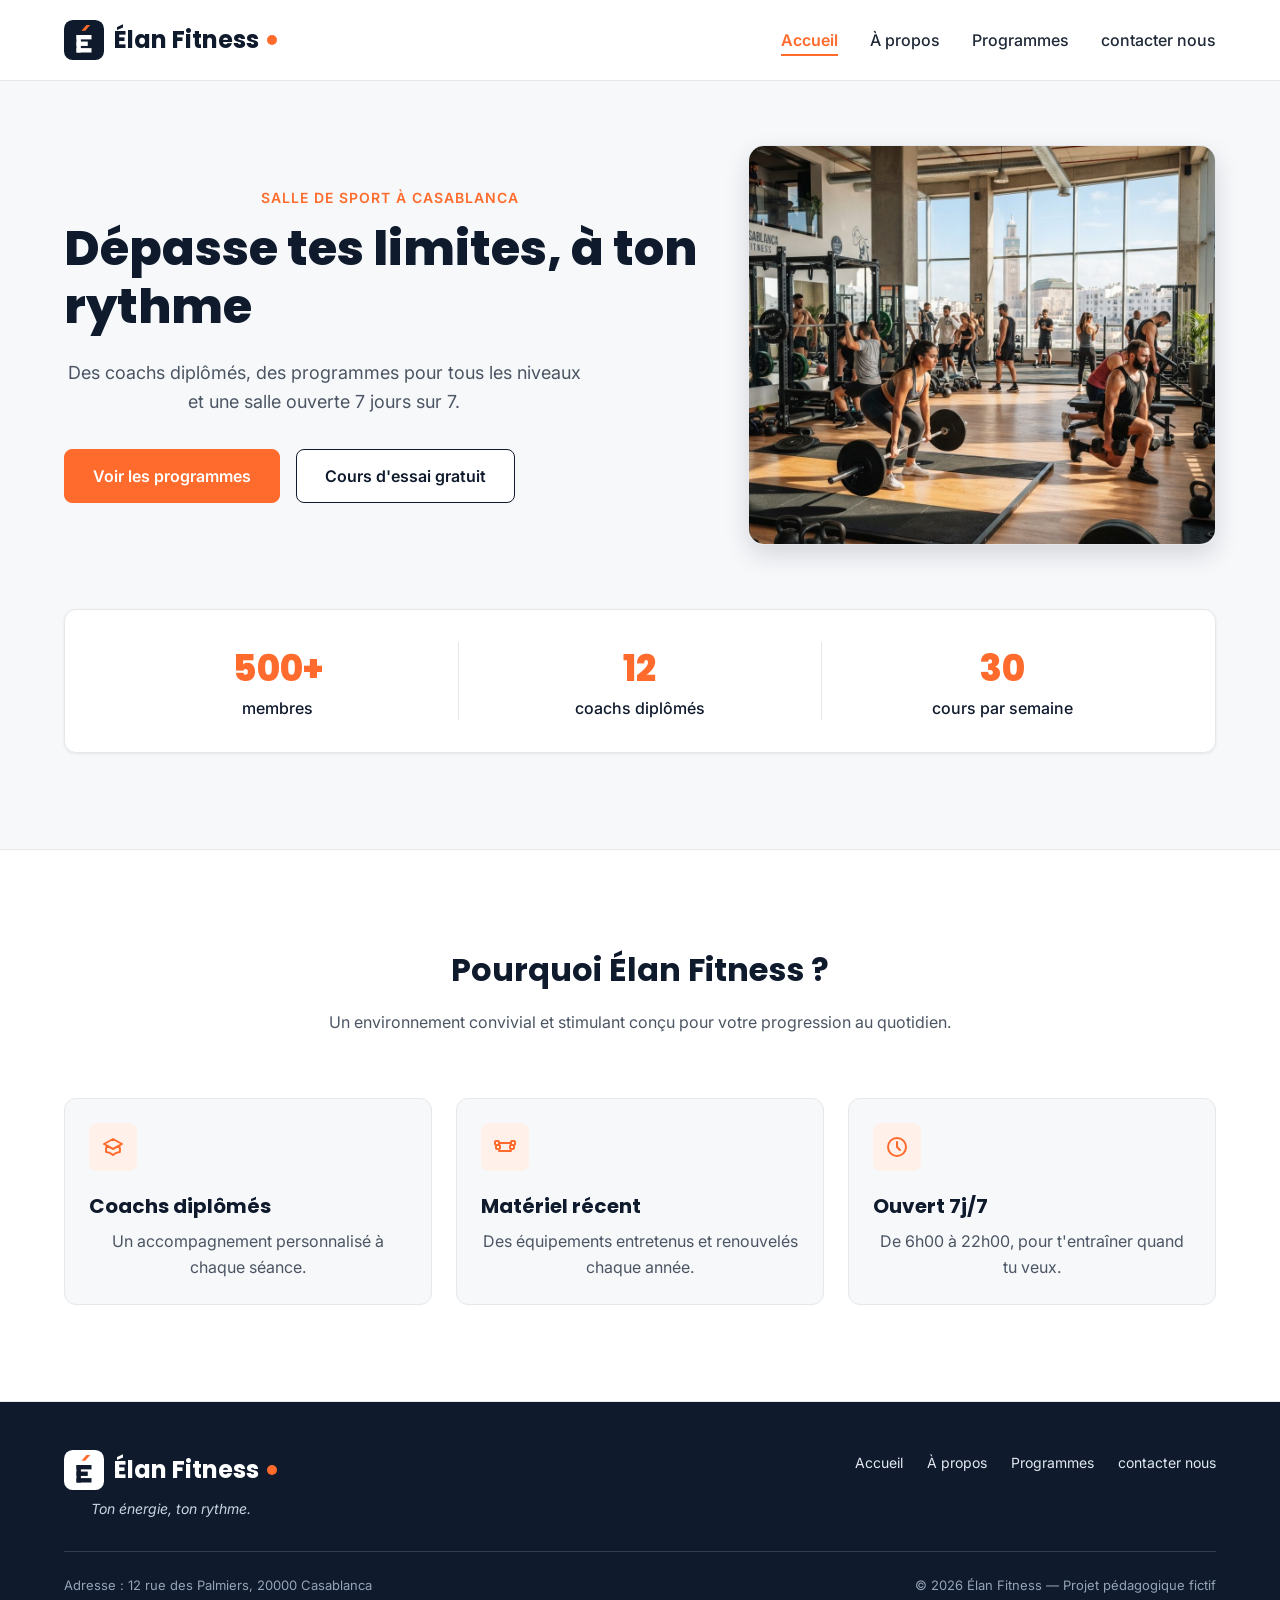
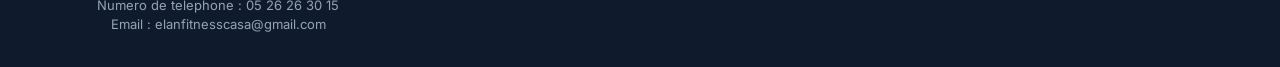
<file: index.html>
<!DOCTYPE html>
<html lang="fr">
<head>
  <meta charset="UTF-8">
  <meta name="viewport" content="width=device-width, initial-scale=1">
  <meta name="description" content="Élan Fitness, salle de sport à Casablanca : musculation, yoga, cardio et boxe fitness avec des coachs diplômés. Réservez votre cours d'essai gratuit.">
  <title>Élan Fitness | Salle de sport à Casablanca</title>
  <link rel="icon" href="img/logo.svg">
  <link rel="preconnect" href="https://fonts.googleapis.com">
  <link rel="preconnect" href="https://fonts.gstatic.com" crossorigin>
  <link href="https://fonts.googleapis.com/css2?family=Inter:wght@400;500;600&family=Poppins:wght@600;700;800&display=swap" rel="stylesheet">

  <link rel="stylesheet" href="style.css">
</head>

<body>

  <header class="en-tete">
    <div class="conteneur en-tete-contenu">
      <a href="index.html" class="logo"><img src="img/logo.svg" alt="" class="logo-img">Élan Fitness</a>

      <nav aria-label="Navigation principale">
        <ul class="menu">
          <li><a href="index.html" class="lien-actif">Accueil</a></li>
          <li><a href="apropos.html">À propos</a></li>
          <li><a href="programmes.html">Programmes</a></li>
          <li><a href="contacternous.html">contacter nous</a></li>
        </ul>
      </nav>
    </div>
  </header>
  <main>
    <section id="accueil" class="hero">
      <div class="conteneur">

        <div class="hero-contenu">
          <div class="hero-texte">
            <p class="sur-titre">Salle de sport à Casablanca</p>
            <h1>Dépasse tes limites, à ton rythme</h1>
            <p class="hero-description">
              Des coachs diplômés, des programmes pour tous les niveaux et une salle ouverte 7 jours sur 7.
            </p>
            <div class="boutons">
              <a href="programmes.html" class="bouton bouton-principal">Voir les programmes</a>
              <a href="contact.html" class="bouton bouton-secondaire">Cours d'essai gratuit</a>
            </div>
          </div>

          <img class="hero-image" src="img/hero.jpg" alt="Des personnes s'entraînent dans une salle de sport lumineuse à Casablanca">
        </div>

        <div class="chiffres">
          <div class="chiffre">
            <p class="chiffre-nombre">500+</p>
            <p>membres</p>
          </div>
          <div class="chiffre">
            <p class="chiffre-nombre">12</p>
            <p>coachs diplômés</p>
          </div>
          <div class="chiffre">
            <p class="chiffre-nombre">30</p>
            <p>cours par semaine</p>
          </div>
        </div>

      </div>
    </section>

    <section class="section section-blanche">
      <div class="conteneur">

        <div class="section-titre">
          <h2>Pourquoi Élan Fitness ?</h2>
          <p>Un environnement convivial et stimulant conçu pour votre progression au quotidien.</p>
        </div>

        <div class="cartes">
          <article class="carte carte-avantage">
            <div class="icone"><img src="img/icone-coach.svg" alt=""></div>
            <h3>Coachs diplômés</h3>
            <p>Un accompagnement personnalisé à chaque séance.</p>
          </article>

          <article class="carte carte-avantage">
            <div class="icone"><img src="img/icone-materiel.svg" alt=""></div>
            <h3>Matériel récent</h3>
            <p>Des équipements entretenus et renouvelés chaque année.</p>
          </article>

          <article class="carte carte-avantage">
            <div class="icone"><img src="img/icone-horloge.svg" alt=""></div>
            <h3>Ouvert 7j/7</h3>
            <p>De 6h00 à 22h00, pour t'entraîner quand tu veux.</p>
          </article>
        </div>

      </div>
    </section>
  </main>

  <footer class="pied-de-page">
    <div class="conteneur">

      <div class="pied-haut">
        <div>
          <p class="logo logo-clair"><img src="img/logo-clair.svg" alt="" class="logo-img">Élan Fitness</p>
          <p class="slogan">Ton énergie, ton rythme.</p>
        </div>

        <nav aria-label="Navigation du pied de page">
          <ul class="menu menu-pied">
            <li><a href="index.html">Accueil</a></li>
            <li><a href="apropos.html">À propos</a></li>
            <li><a href="programmes.html">Programmes</a></li>
            <li><a href="contacternous.html">contacter nous</a></li>
          </ul>
        </nav>
      </div>

      <div class="pied-bas">
        <div class="informations-elan">
        <p>Adresse : 12 rue des Palmiers, 20000 Casablanca</p>
        <p>Numero de telephone : 05 26 26 30 15</p>
        <p>Email : elanfitnesscasa@gmail.com</p>
      </div>
        <p>&copy; 2026 Élan Fitness — Projet pédagogique fictif</p>
      </div>

    </div>
  </footer>

</body>
</html>
</file>
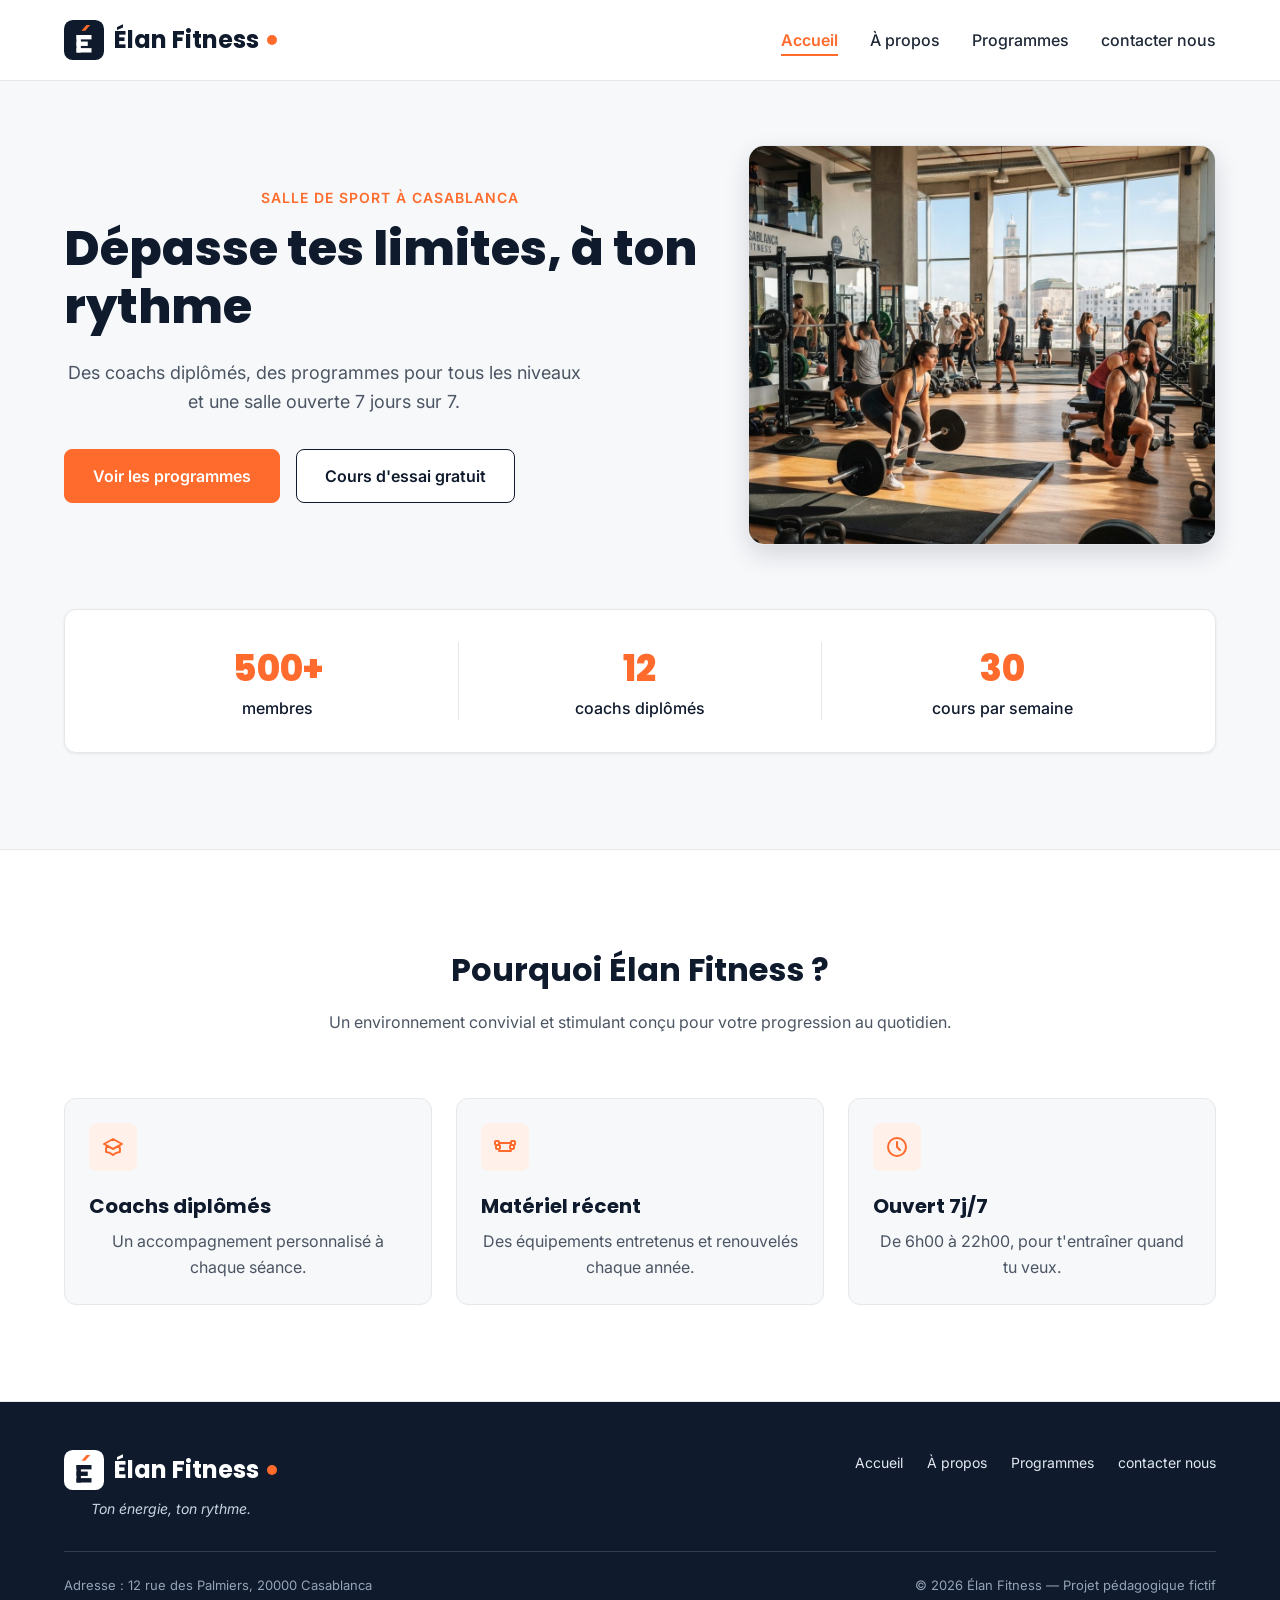
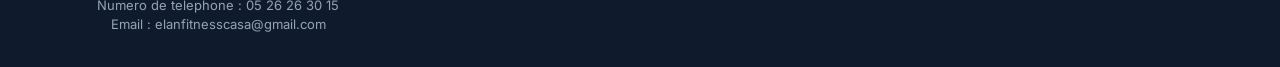
<file: accueil.html>
<!DOCTYPE html>
<html lang="fr">
<head>
  <meta charset="UTF-8">
  <meta name="viewport" content="width=device-width, initial-scale=1">
  <meta name="description" content="Élan Fitness, salle de sport à Casablanca : musculation, yoga, cardio et boxe fitness avec des coachs diplômés. Réservez votre cours d'essai gratuit.">
  <title>Élan Fitness | Salle de sport à Casablanca</title>
  <link rel="icon" href="img/logo.svg">
  <link rel="preconnect" href="https://fonts.googleapis.com">
  <link rel="preconnect" href="https://fonts.gstatic.com" crossorigin>
  <link href="https://fonts.googleapis.com/css2?family=Inter:wght@400;500;600&family=Poppins:wght@600;700;800&display=swap" rel="stylesheet">

  <link rel="stylesheet" href="style.css">
</head>

<body>

  <header class="en-tete">
    <div class="conteneur en-tete-contenu">
      <a href="accueil.html" class="logo"><img src="img/logo.svg" alt="" class="logo-img">Élan Fitness</a>

      <nav aria-label="Navigation principale">
        <ul class="menu">
          <li><a href="accueil.html" class="lien-actif">Accueil</a></li>
          <li><a href="apropos.html">À propos</a></li>
          <li><a href="programmes.html">Programmes</a></li>
          <li><a href="contacternous.html">contacter nous</a></li>
        </ul>
      </nav>
    </div>
  </header>
  <main>
    <section id="accueil" class="hero">
      <div class="conteneur">

        <div class="hero-contenu">
          <div class="hero-texte">
            <p class="sur-titre">Salle de sport à Casablanca</p>
            <h1>Dépasse tes limites, à ton rythme</h1>
            <p class="hero-description">
              Des coachs diplômés, des programmes pour tous les niveaux et une salle ouverte 7 jours sur 7.
            </p>
            <div class="boutons">
              <a href="#programmes" class="bouton bouton-principal">Voir les programmes</a>
              <a href="#contact" class="bouton bouton-secondaire">Cours d'essai gratuit</a>
            </div>
          </div>

          <img class="hero-image" src="img/hero.jpg" alt="Des personnes s'entraînent dans une salle de sport lumineuse à Casablanca">
        </div>

        <div class="chiffres">
          <div class="chiffre">
            <p class="chiffre-nombre">500+</p>
            <p>membres</p>
          </div>
          <div class="chiffre">
            <p class="chiffre-nombre">12</p>
            <p>coachs diplômés</p>
          </div>
          <div class="chiffre">
            <p class="chiffre-nombre">30</p>
            <p>cours par semaine</p>
          </div>
        </div>

      </div>
    </section>

    <section class="section section-blanche">
      <div class="conteneur">

        <div class="section-titre">
          <h2>Pourquoi Élan Fitness ?</h2>
          <p>Un environnement convivial et stimulant conçu pour votre progression au quotidien.</p>
        </div>

        <div class="cartes">
          <article class="carte carte-avantage">
            <div class="icone"><img src="img/icone-coach.svg" alt=""></div>
            <h3>Coachs diplômés</h3>
            <p>Un accompagnement personnalisé à chaque séance.</p>
          </article>

          <article class="carte carte-avantage">
            <div class="icone"><img src="img/icone-materiel.svg" alt=""></div>
            <h3>Matériel récent</h3>
            <p>Des équipements entretenus et renouvelés chaque année.</p>
          </article>

          <article class="carte carte-avantage">
            <div class="icone"><img src="img/icone-horloge.svg" alt=""></div>
            <h3>Ouvert 7j/7</h3>
            <p>De 6h00 à 22h00, pour t'entraîner quand tu veux.</p>
          </article>
        </div>

      </div>
    </section>
  </main>

  <footer class="pied-de-page">
    <div class="conteneur">

      <div class="pied-haut">
        <div>
          <p class="logo logo-clair"><img src="img/logo-clair.svg" alt="" class="logo-img">Élan Fitness</p>
          <p class="slogan">Ton énergie, ton rythme.</p>
        </div>

        <nav aria-label="Navigation du pied de page">
          <ul class="menu menu-pied">
            <li><a href="accueil.html">Accueil</a></li>
            <li><a href="apropos.html">À propos</a></li>
            <li><a href="programmes.html">Programmes</a></li>
            <li><a href="contacternous.html">contacter nous</a></li>
          </ul>
        </nav>
      </div>

      <div class="pied-bas">
        <p>Adresse : 12 rue des Palmiers, 20000 Casablanca<br>Numero de telephone : 05 26 26 30 15<br>Email : elanfitnesscasa@gmail.com</p>
        <p>&copy; 2026 Élan Fitness — Projet pédagogique fictif</p>
      </div>

    </div>
  </footer>

</body>
</html>
</file>
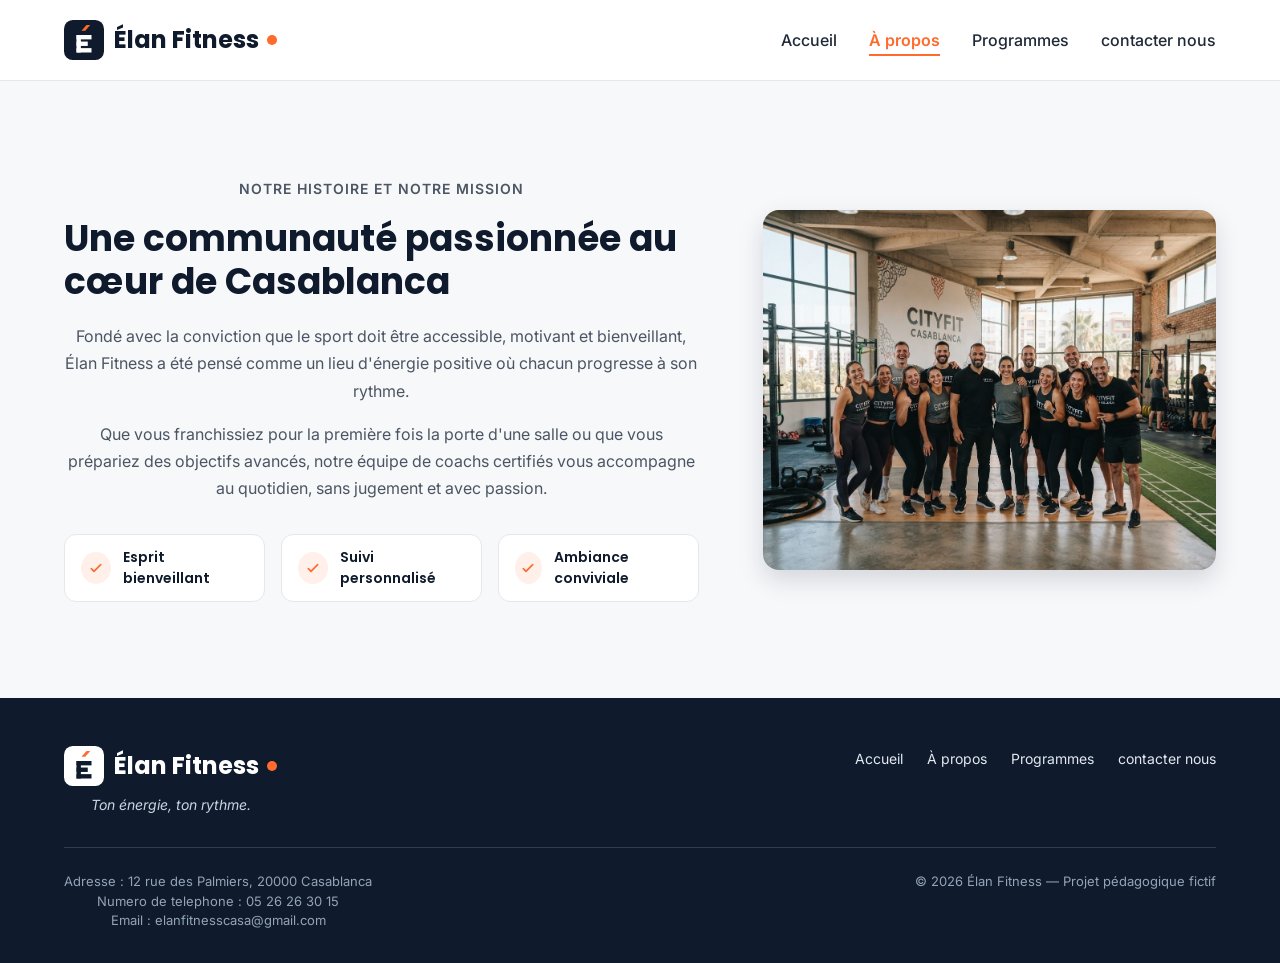
<file: apropos.html>
<!DOCTYPE html>
<html lang="fr">
<head>
  <meta charset="UTF-8">
  <meta name="viewport" content="width=device-width, initial-scale=1">
  <meta name="description" content="Élan Fitness, salle de sport à Casablanca : musculation, yoga, cardio et boxe fitness avec des coachs diplômés. Réservez votre cours d'essai gratuit.">
  <title>Élan Fitness | Salle de sport à Casablanca</title>
  <link rel="icon" href="img/logo.svg"> 
  <link rel="preconnect" href="https://fonts.googleapis.com">
  <link rel="preconnect" href="https://fonts.gstatic.com" crossorigin>
  <link href="https://fonts.googleapis.com/css2?family=Inter:wght@400;500;600&family=Poppins:wght@600;700;800&display=swap" rel="stylesheet">

  <link rel="stylesheet" href="style.css">
</head>

<body>

  <header class="en-tete">
    <div class="conteneur en-tete-contenu">
      <a href="index.html" class="logo"><img src="img/logo.svg" alt="" class="logo-img">Élan Fitness</a>

      <nav aria-label="Navigation principale">
        <ul class="menu">
          <li><a href="index.html" >Accueil</a></li>
          <li><a href="apropos.html" class="lien-actif">À propos</a></li>
          <li><a href="programmes.html">Programmes</a></li>
          <li><a href="contacternous.html">contacter nous</a></li>
        </ul>
      </nav>
    </div>
  </header>

  <main>

    <section id="a-propos" class="section">
      <div class="conteneur apropos-contenu">

        <div class="apropos-texte">
          <p class="sur-titre">Notre histoire et notre mission</p>
          <h2>Une communauté passionnée au cœur de Casablanca</h2>
          <p>
            Fondé avec la conviction que le sport doit être accessible, motivant et bienveillant,
            Élan Fitness a été pensé comme un lieu d'énergie positive où chacun progresse à son rythme.
          </p>
          <p>
            Que vous franchissiez pour la première fois la porte d'une salle ou que vous prépariez des
            objectifs avancés, notre équipe de coachs certifiés vous accompagne au quotidien, sans
            jugement et avec passion.
          </p>

          <ul class="valeurs">
            <li class="valeur">
              <div class="icone icone-petite"><img src="img/icone-check.svg" alt=""></div>
              <span>Esprit bienveillant</span>
            </li>
            <li class="valeur">
              <div class="icone icone-petite"><img src="img/icone-check.svg" alt=""></div>
              <span>Suivi personnalisé</span>
            </li>
            <li class="valeur">
              <div class="icone icone-petite"><img src="img/icone-check.svg" alt=""></div>
              <span>Ambiance conviviale</span>
            </li>
          </ul>
        </div>

        <img class="apropos-image" src="img/equipe.jpg" alt="L'équipe de coachs d'Élan Fitness réunie dans la salle">

      </div>
    </section>

    

  </main>

  <footer class="pied-de-page">
    <div class="conteneur">

      <div class="pied-haut">
        <div>
          <p class="logo logo-clair"><img src="img/logo-clair.svg" alt="" class="logo-img">Élan Fitness</p>
          <p class="slogan">Ton énergie, ton rythme.</p>
        </div>

        <nav aria-label="Navigation du pied de page">
          <ul class="menu menu-pied">
            <li><a href="index.html">Accueil</a></li>
            <li><a href="apropos.html">À propos</a></li>
            <li><a href="programmes.html">Programmes</a></li>
            <li><a href="contacternous.html">contacter nous</a></li>
          </ul>
        </nav>
      </div>

      <div class="pied-bas">
        <div class="informations-elan">
        <p>Adresse : 12 rue des Palmiers, 20000 Casablanca</p>
        <p>Numero de telephone : 05 26 26 30 15</p>
        <p>Email : elanfitnesscasa@gmail.com</p>
      </div>
        <p>&copy; 2026 Élan Fitness — Projet pédagogique fictif</p>
      </div>

    </div>
  </footer>

</body>
</html>
</file>
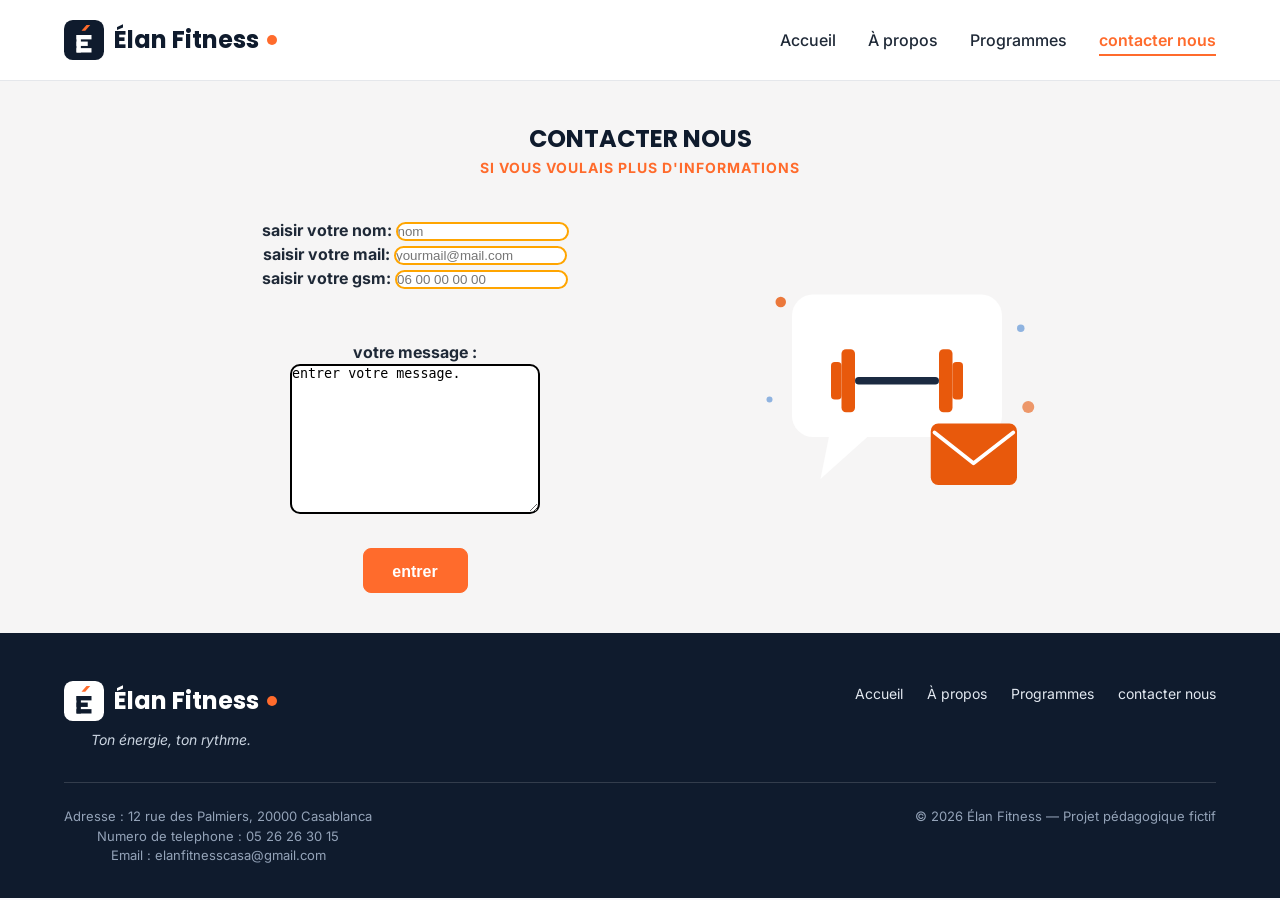
<file: contacternous.html>
<!DOCTYPE html>
<html lang="fr">

<head>
  <meta charset="UTF-8">
  <meta name="viewport" content="width=device-width, initial-scale=1">
  <meta name="description"
    content="Élan Fitness, salle de sport à Casablanca : musculation, yoga, cardio et boxe fitness avec des coachs diplômés. Réservez votre cours d'essai gratuit.">
  <title>Élan Fitness | Salle de sport à Casablanca</title>
  <link rel="icon" href="img/logo.svg">
  <link rel="preconnect" href="https://fonts.googleapis.com">
  <link rel="preconnect" href="https://fonts.gstatic.com" crossorigin>
  <link
    href="https://fonts.googleapis.com/css2?family=Inter:wght@400;500;600&family=Poppins:wght@600;700;800&display=swap"
    rel="stylesheet">

  <link rel="stylesheet" href="style.css">
</head>

<body>

  <header class="en-tete">
    <div class="conteneur en-tete-contenu">
      <a href="index.html" class="logo"><img src="img/logo.svg" alt="" class="logo-img">Élan Fitness</a>

      <nav aria-label="Navigation principale">
        <ul class="menu">
          <li><a href="index.html">Accueil</a></li>
          <li><a href="apropos.html">À propos</a></li>
          <li><a href="programmes.html">Programmes</a></li>
          <li><a href="contacternous.html" class="lien-actif">contacter nous</a></li>
        </ul>
      </nav>
    </div>
  </header>

  <main>

    <section id="contacternous" class="section-contact">
      <div class="contacternous-contenu" style="text-align: center; border: 2px hidden black; background-color: #f6f5f5; ">

        <h2>CONTACTER NOUS</h2>
        <p class="sur-titre" style=" color: #FF6B2C;"><b>si vous voulais plus d'informations</b></p>
        
        
        <div class="contacternous-texte" >
          <div>
        <form action="" class="formulaire" style="border: 2px hidden black;  text-align: center; border-radius: 2px; margin-left:auto ; width: auto;height: 500;">
          <div class="formule">
          <div style=" display: block;">
            <label for=""><b>saisir votre nom: </b></label>
            <input type="text" placeholder="nom" style="border: 2px solid orange; border-radius: 25px;">
          </div>
          <div style=" display: block;">
            <label for=""><b>saisir votre mail: </b></label>
            <input type="email" placeholder="yourmail@mail.com" style="border: 2px solid orange; border-radius: 25px;">
          </div>
          <div style=" display: block;">

            <label for="" ><b>saisir votre gsm: </b></label>
            <input type="tel" placeholder="06 00 00 00 00" style ="border: 2px solid orange; border-radius: 25px;"> 
          </div>
          <label for="" style="margin-top: 50px;" ><b>votre message  :</b></label>
          <div style=" display: block;">
            
            <textarea name="message" style="width:250px; height: 150px ;border: 2px solid #000000; border-radius: 10px;">entrer votre message.</textarea>
          </div>
          </div>

          <input type="button" onclick="alert('vos informations sont enregistrés')" value="entrer" style="background-color: #FF6B2C; border: 1px solid #FF6B2C; color: #FFFFFF; height: 45px;width: 105px; display: inline-block; padding: 14px 28px; border-radius: 8px; font-size: 16px; font-weight: 600; text-align: center; cursor: pointer;">
          
        </form>
        </div>
        <div class="image_contact">
          <img src="img/contactus.svg" alt="image deocratif pour nous contacter" style="height: 300px;width: 300px;">
          </div>
        </div>
      </div>  
    </section>



  </main>

  <footer class="pied-de-page">
    <div class="conteneur">

      <div class="pied-haut">
        <div>
          <p class="logo logo-clair"><img src="img/logo-clair.svg" alt="" class="logo-img">Élan Fitness</p>
          <p class="slogan">Ton énergie, ton rythme.</p>
        </div>

        <nav aria-label="Navigation du pied de page">
          <ul class="menu menu-pied">
            <li><a href="index.html">Accueil</a></li>
            <li><a href="apropos.html">À propos</a></li>
            <li><a href="programmes.html">Programmes</a></li>
            <li><a href="contacternous.html">contacter nous</a></li>
          </ul>
        </nav>
      </div>

      <div class="pied-bas">
        <div class="informations-elan">
          <p>Adresse : 12 rue des Palmiers, 20000 Casablanca</p>
          <p>Numero de telephone : 05 26 26 30 15</p>
          <p>Email : elanfitnesscasa@gmail.com</p>
        </div>
        <p>&copy; 2026 Élan Fitness — Projet pédagogique fictif</p>
      </div>

    </div>
  </footer>

</body>

</html>
</file>
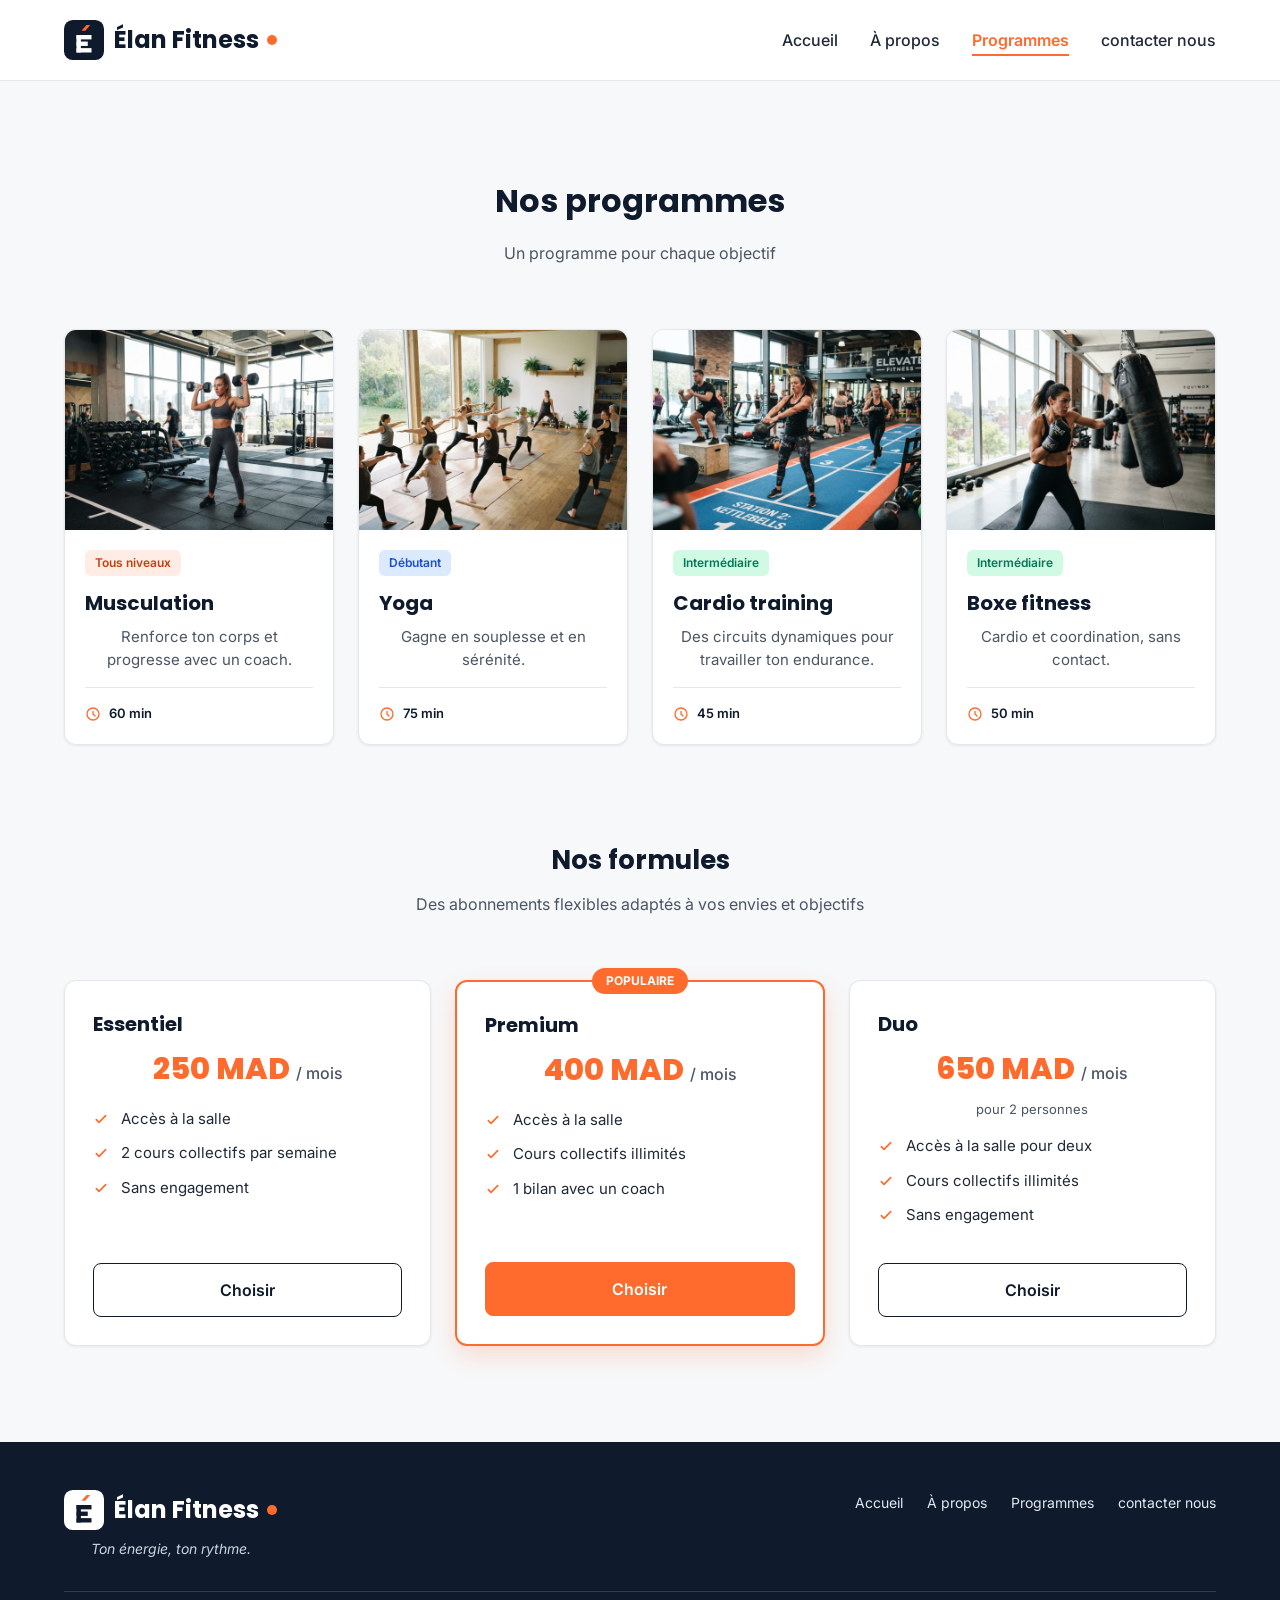
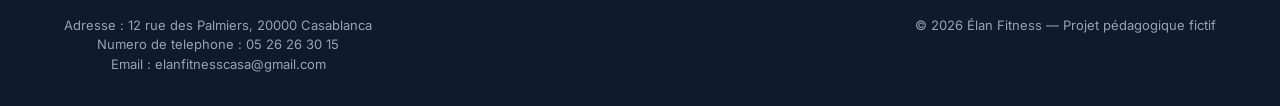
<file: programmes.html>
<!DOCTYPE html>
<html lang="fr">
<head>
  <meta charset="UTF-8">
  <meta name="viewport" content="width=device-width, initial-scale=1">
  <meta name="description" content="Élan Fitness, salle de sport à Casablanca : musculation, yoga, cardio et boxe fitness avec des coachs diplômés. Réservez votre cours d'essai gratuit.">
  <title>Élan Fitness | Salle de sport à Casablanca</title>
  <link rel="icon" href="img/logo.svg">
  <link rel="preconnect" href="https://fonts.googleapis.com">
  <link rel="preconnect" href="https://fonts.gstatic.com" crossorigin>
  <link href="https://fonts.googleapis.com/css2?family=Inter:wght@400;500;600&family=Poppins:wght@600;700;800&display=swap" rel="stylesheet">

  <link rel="stylesheet" href="style.css">
</head>

<body>

  <header class="en-tete">
    <div class="conteneur en-tete-contenu">
      <a href="index.html" class="logo"><img src="img/logo.svg" alt="" class="logo-img">Élan Fitness</a>

      <nav aria-label="Navigation principale">
        <ul class="menu">
          <li><a href="index.html">Accueil</a></li>
          <li><a href="apropos.html">À propos</a></li>
          <li><a href="programmes.html" class="lien-actif">Programmes</a></li>
          <li><a href="contacternous.html">contacter nous</a></li>
        </ul>
      </nav>
    </div>
  </header>

  <main>
    <section id="programmes" class="section">
      <div class="conteneur">

        <div class="section-titre">
          <h2>Nos programmes</h2>
          <p>Un programme pour chaque objectif</p>
        </div>

        <div class="cartes">

          <article class="carte carte-programme">
            <img src="img/musculation.jpg" alt="Une sportive soulève des haltères dans l'espace musculation">
            <div class="programme-corps">
              <span class="etiquette etiquette-orange">Tous niveaux</span>
              <h3>Musculation</h3>
              <p>Renforce ton corps et progresse avec un coach.</p>
              <p class="duree"><img src="img/icone-duree.svg" alt="">60 min</p>
            </div>
          </article>

          <article class="carte carte-programme">
            <img src="img/yoga.jpg" alt="Un groupe pratique le yoga sur des tapis dans une salle lumineuse">
            <div class="programme-corps">
              <span class="etiquette etiquette-bleue">Débutant</span>
              <h3>Yoga</h3>
              <p>Gagne en souplesse et en sérénité.</p>
              <p class="duree"><img src="img/icone-duree.svg" alt="">75 min</p>
            </div>
          </article>

          <article class="carte carte-programme">
            <img src="img/cardio.jpg" alt="Des sportifs suivent un circuit de cardio training avec des kettlebells">
            <div class="programme-corps">
              <span class="etiquette etiquette-verte">Intermédiaire</span>
              <h3>Cardio training</h3>
              <p>Des circuits dynamiques pour travailler ton endurance.</p>
              <p class="duree"><img src="img/icone-duree.svg" alt="">45 min</p>
            </div>
          </article>

          <article class="carte carte-programme">
            <img src="img/boxe.jpg" alt="Une sportive frappe un sac de frappe pendant un cours de boxe fitness">
            <div class="programme-corps">
              <span class="etiquette etiquette-verte">Intermédiaire</span>
              <h3>Boxe fitness</h3>
              <p>Cardio et coordination, sans contact.</p>
              <p class="duree"><img src="img/icone-duree.svg" alt="">50 min</p>
            </div>
          </article>

        </div>

        <div class="formules">

          <div class="section-titre">
            <h3>Nos formules</h3>
            <p>Des abonnements flexibles adaptés à vos envies et objectifs</p>
          </div>

          <div class="cartes">

            <article class="carte formule">
              <h4>Essentiel</h4>
              <p class="prix">250 MAD <span>/ mois</span></p>
              <ul class="formule-liste">
                <li>Accès à la salle</li>
                <li>2 cours collectifs par semaine</li>
                <li>Sans engagement</li>
              </ul>
              <a href="#contact" class="bouton bouton-secondaire">Choisir</a>
            </article>

            <article class="carte formule formule-populaire">
              <p class="badge-populaire">Populaire</p>
              <h4>Premium</h4>
              <p class="prix">400 MAD <span>/ mois</span></p>
              <ul class="formule-liste">
                <li>Accès à la salle</li>
                <li>Cours collectifs illimités</li>
                <li>1 bilan avec un coach</li>
              </ul>
              <a href="#contact" class="bouton bouton-principal">Choisir</a>
            </article>

            <article class="carte formule">
              <h4>Duo</h4>
              <p class="prix">650 MAD <span>/ mois</span></p>
              <p class="prix-note">pour 2 personnes</p>
              <ul class="formule-liste">
                <li>Accès à la salle pour deux</li>
                <li>Cours collectifs illimités</li>
                <li>Sans engagement</li>
              </ul>
              <a href="#contact" class="bouton bouton-secondaire">Choisir</a>
            </article>

          </div>
        </div>

      </div>
    </section>

  </main>

  <footer class="pied-de-page">
    <div class="conteneur">

      <div class="pied-haut">
        <div>
          <p class="logo logo-clair"><img src="img/logo-clair.svg" alt="" class="logo-img">Élan Fitness</p>
          <p class="slogan">Ton énergie, ton rythme.</p>
        </div>

        <nav aria-label="Navigation du pied de page">
          <ul class="menu menu-pied">
            <li><a href="index.html">Accueil</a></li>
            <li><a href="apropos.html">À propos</a></li>
            <li><a href="programmes.html">Programmes</a></li>
            <li><a href="contacternous.html">contacter nous</a></li>
          </ul>
        </nav>
      </div>

      <div class="pied-bas">
        <div class="informations-elan">
        <p>Adresse : 12 rue des Palmiers, 20000 Casablanca</p>
        <p>Numero de telephone : 05 26 26 30 15</p>
        <p>Email : elanfitnesscasa@gmail.com</p>
      </div>
        <p>&copy; 2026 Élan Fitness — Projet pédagogique fictif</p>
      </div>

    </div>
  </footer>

</body>
</html>
</file>
<file: style.css>
* {
  box-sizing: border-box;
  margin: 0;
  padding: 0;
}

html {
  scroll-behavior: smooth;
}

body {
  font-family: 'Inter', Arial, sans-serif;
  font-size: 16px;
  line-height: 1.5;
  color: #1F2937;
  background-color: #F7F8FA;
}

h1, h2, h3, h4 {
  font-family: 'Poppins', Arial, sans-serif;
  color: #0F1B2D;
}

a {
  color: inherit;
  text-decoration: none;
}

ul {
  list-style: none;
}

img {
  display: block;
  max-width: 100%;
}

a:focus-visible,
button:focus-visible {
  outline: 3px solid #FF6B2C;
  outline-offset: 2px;
}

.conteneur {
  width: 100%;
  max-width: 1200px;
  margin: 0 auto;
  padding: 0 24px;
}

.section {
  padding: 96px 0;
}

.section-blanche {
  background-color: #FFFFFF;
  border-top: 1px solid #E5E7EB;
  border-bottom: 1px solid #E5E7EB;
}

.section-titre {
  max-width: 640px;
  margin: 0 auto 64px;
  text-align: center;
}

.section-titre h2 {
  font-size: 32px;
  margin-bottom: 16px;
}

.section-titre h3 {
  font-size: 26px;
  margin-bottom: 12px;
}

.section-titre p {
  color: #4B5563;
}

.sur-titre {
  font-size: 14px;
  font-weight: 600;
  color: #FF6B2C;
  text-transform: uppercase;
  letter-spacing: 1px;
  margin-bottom: 12px;
}

.bouton {
  display: inline-block;
  padding: 14px 28px;
  border-radius: 8px;
  font-size: 16px;
  font-weight: 600;
  text-align: center;
  cursor: pointer;
}

.bouton-principal {
  background-color: #FF6B2C;
  border: 1px solid #FF6B2C;
  color: #FFFFFF;
}

.bouton-principal:hover {
  background-color: #F05817;
}

.bouton-secondaire {
  background-color: #FFFFFF;
  border: 1px solid #0F1B2D;
  color: #0F1B2D;
}

.bouton-secondaire:hover {
  background-color: #F3F4F6;
}

.cartes {
  display: flex;
  gap: 24px;
}

.carte {
  flex: 1;
  background-color: #FFFFFF;
  border: 1px solid #E5E7EB;
  border-radius: 12px;
  box-shadow: 0 1px 3px rgba(15, 27, 45, 0.08);
}

.icone {
  width: 48px;
  height: 48px;
  background-color: #FFF0EA;
  border-radius: 8px;
  display: flex;
  align-items: center;
  justify-content: center;
}

.icone img {
  width: 24px;
  height: 24px;
}

.icone-petite {
  width: 32px;
  height: 32px;
  border-radius: 50%;
}

.icone-petite img {
  width: 16px;
  height: 16px;
}

.en-tete {
  position: sticky;
  top: 0;
  z-index: 10;
  background-color: #FFFFFF;
  border-bottom: 1px solid #E5E7EB;
}

.en-tete-contenu {
  height: 80px;
  display: flex;
  align-items: center;
  justify-content: space-between;
}

.logo {
  display: flex;
  align-items: center;
  font-family: 'Poppins', Arial, sans-serif;
  font-size: 24px;
  font-weight: 700;
  color: #0F1B2D;
}

.logo::after {
  content: "";
  width: 10px;
  height: 10px;
  margin-left: 8px;
  background-color: #FF6B2C;
  border-radius: 50%;
}

.menu {
  display: flex;
  gap: 32px;
}

.menu a {
  font-weight: 500;
  padding-bottom: 4px;
  border-bottom: 2px solid transparent;
}

.menu a:hover {
  color: #FF6B2C;
}

.menu .lien-actif {
  color: #FF6B2C;
  font-weight: 600;
  border-bottom-color: #FF6B2C;
}

.hero {
  padding: 64px 0 96px;
}

.hero-contenu {
  display: flex;
  align-items: center;
  gap: 32px;
}

.hero-texte {
  flex: 7;
}

.hero-texte h1 {
  font-size: 48px;
  font-weight: 800;
  line-height: 1.2;
  margin-bottom: 24px;
}

.hero-description {
  max-width: 520px;
  font-size: 18px;
  line-height: 1.6;
  color: #4B5563;
  margin-bottom: 32px;
}

.boutons {
  display: flex;
  flex-wrap: wrap;
  gap: 16px;
}

.hero-image {
  flex: 5;
  min-width: 0;
  height: 400px;
  object-fit: cover;
  border-radius: 16px;
  border: 1px solid #E5E7EB;
  box-shadow: 0 10px 25px rgba(15, 27, 45, 0.15);
}

.chiffres {
  display: flex;
  margin-top: 64px;
  padding: 32px;
  background-color: #FFFFFF;
  border: 1px solid #E5E7EB;
  border-radius: 12px;
  box-shadow: 0 1px 3px rgba(15, 27, 45, 0.08);
}

.chiffre {
  flex: 1;
  text-align: center;
  font-weight: 500;
  color: #0F1B2D;
}

.chiffre + .chiffre {
  border-left: 1px solid #E5E7EB;
}

.chiffre-nombre {
  font-family: 'Poppins', Arial, sans-serif;
  font-size: 36px;
  font-weight: 800;
  color: #FF6B2C;
}

.carte-avantage {
  padding: 24px;
  background-color: #F7F8FA;
  box-shadow: none;
}

.carte-avantage .icone {
  margin-bottom: 20px;
}

.carte-avantage h3 {
  font-size: 20px;
  margin-bottom: 8px;
}

.carte-avantage p {
  color: #4B5563;
  line-height: 1.6;
}

.apropos-contenu {
  display: flex;
  align-items: center;
  gap: 64px;
}

.apropos-texte {
  flex: 7;
}

.apropos-texte h2 {
  font-size: 36px;
  line-height: 1.2;
  margin-bottom: 20px;
}

.apropos-texte p {
  color: #4B5563;
  line-height: 1.7;
  margin-bottom: 16px;
}

.valeurs {
  display: flex;
  gap: 16px;
  margin-top: 32px;
}

.valeur {
  flex: 1;
  display: flex;
  align-items: center;
  gap: 12px;
  padding: 12px 16px;
  background-color: #FFFFFF;
  border: 1px solid #E5E7EB;
  border-radius: 12px;
  font-family: 'Poppins', Arial, sans-serif;
  font-size: 14px;
  font-weight: 600;
  color: #0F1B2D;
}

.apropos-image {
  flex: 5;
  min-width: 0;
  height: 360px;
  object-fit: cover;
  border-radius: 16px;
  box-shadow: 0 10px 25px rgba(15, 27, 45, 0.15);
}

.carte-programme {
  display: flex;
  flex-direction: column;
  overflow: hidden;
}

.carte-programme > img {
  width: 100%;
  height: 200px;
  object-fit: cover;
}

.programme-corps {
  flex: 1;
  display: flex;
  flex-direction: column;
  padding: 20px;
}

.programme-corps h3 {
  font-size: 20px;
  margin-bottom: 8px;
}

.programme-corps p {
  font-size: 15px;
  color: #4B5563;
}

.etiquette {
  align-self: flex-start;
  padding: 4px 10px;
  margin-bottom: 12px;
  border-radius: 6px;
  font-size: 12px;
  font-weight: 600;
}

.etiquette-orange {
  background-color: #FFEDE5;
  color: #C2410C;
}

.etiquette-bleue {
  background-color: #DBEAFE;
  color: #1D4ED8;
}

.etiquette-verte {
  background-color: #D1FAE5;
  color: #047857;
}

.programme-corps .duree {
  display: flex;
  align-items: center;
  gap: 8px;
  margin-top: auto;
  padding-top: 16px;
  border-top: 1px solid #E5E7EB;
  font-size: 13px;
  font-weight: 600;
  color: #0F1B2D;
}

.programme-corps h3 + p {
  margin-bottom: 16px;
}

.duree img {
  width: 16px;
  height: 16px;
}

.formules {
  margin-top: 96px;
}

.formule {
  position: relative;
  display: flex;
  flex-direction: column;
  padding: 28px;
}

.formule h4 {
  font-size: 20px;
}

.prix {
  margin: 8px 0 16px;
  font-family: 'Poppins', Arial, sans-serif;
  font-size: 30px;
  font-weight: 800;
  color: #FF6B2C;
}

.prix span {
  font-family: 'Inter', Arial, sans-serif;
  font-size: 16px;
  font-weight: 500;
  color: #4B5563;
}

.prix-note {
  margin: -8px 0 16px;
  font-size: 13px;
  color: #4B5563;
}

.formule-liste {
  flex: 1;
  margin-bottom: 24px;
}

.formule-liste li {
  padding-left: 28px;
  margin-bottom: 12px;
  font-size: 15px;
  background-image: url('img/icone-check.svg');
  background-repeat: no-repeat;
  background-position: left center;
  background-size: 16px;
}

.formule .bouton {
  display: block;
}

.formule-populaire {
  border: 2px solid #FF6B2C;
  box-shadow: 0 10px 25px rgba(255, 107, 44, 0.2);
}

.badge-populaire {
  position: absolute;
  top: -14px;
  left: 50%;
  transform: translateX(-50%);
  padding: 4px 14px;
  background-color: #FF6B2C;
  border-radius: 999px;
  font-size: 12px;
  font-weight: 700;
  text-transform: uppercase;
  color: #FFFFFF;
}

.pied-de-page {
  padding: 48px 0 32px;
  background-color: #0F1B2D;
  color: #FFFFFF;
}

.pied-haut {
  display: flex;
  justify-content: space-between;
  align-items: flex-start;
  padding-bottom: 32px;
  border-bottom: 1px solid rgba(255, 255, 255, 0.15);
}

.logo-clair {
  color: #FFFFFF;
}

.slogan {
  margin-top: 8px;
  font-size: 14px;
  font-style: italic;
  color: #CBD5E1;
}

.menu-pied {
  gap: 24px;
}

.menu-pied a {
  font-size: 14px;
  font-weight: 400;
  color: #E2E8F0;
}

.pied-bas {
  display: flex;
  justify-content: space-between;
  margin-top: 24px;
  font-size: 13px;
  color: #94A3B8;
}
.logo-img {
  width: 40px;
  height: 40px;
  margin-right: 10px;
}
.image_contact{
  height: 300px;
  margin-left: 150px;
}
.contacternous-contenu{
    align-items: center;
    gap: 12px;
    padding: 40px 0 ;
}

.contacternous-contenu h2, p {
  text-align: center;
}

.contacternous-texte{
  display: flex;
  justify-content: center;
  align-items: center;
}
</file>
